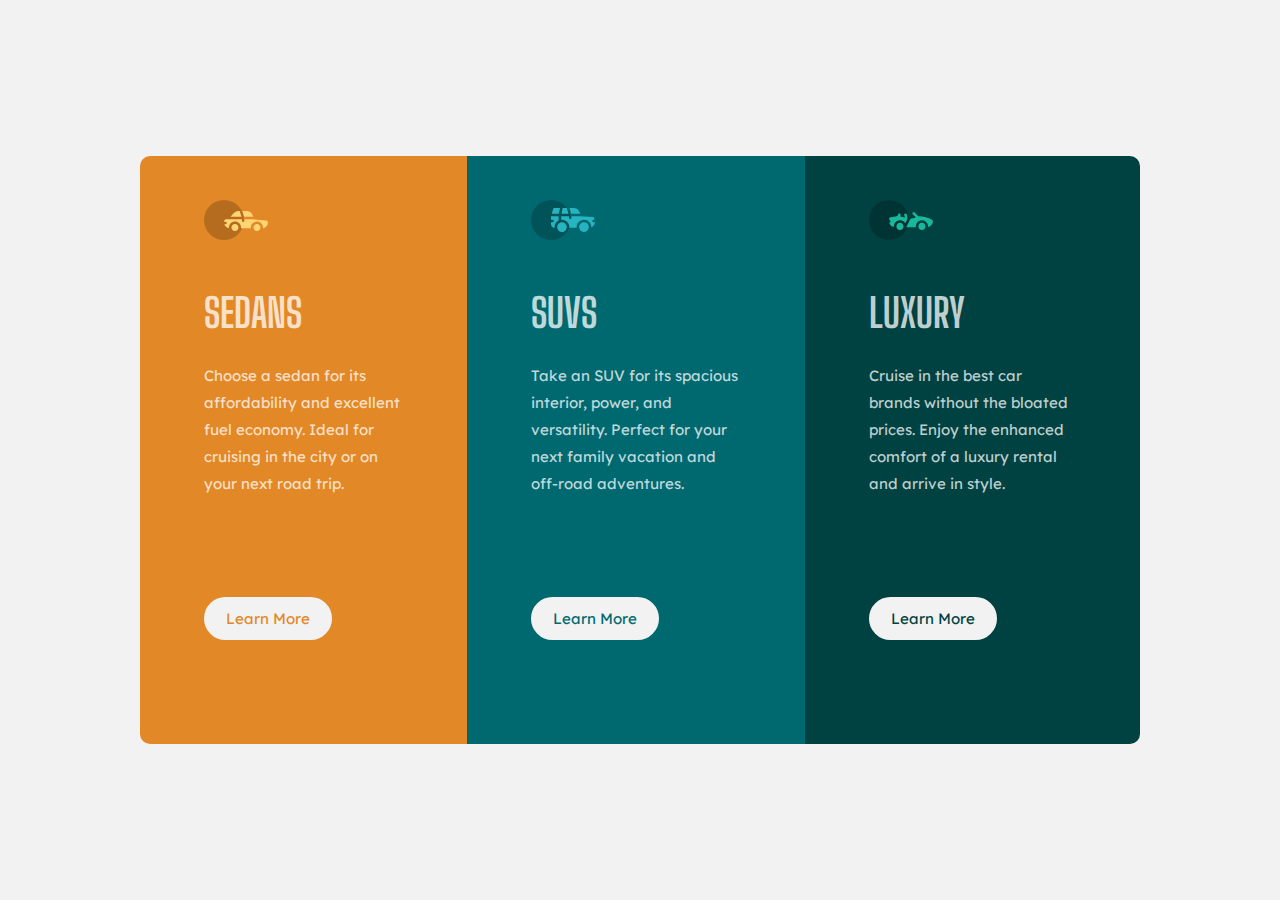
<file: Carta-3-columnas/index.html>
<!DOCTYPE html>
<html lang="en">
<head>
  <meta charset="UTF-8">
  <meta name="viewport" content="width=device-width, initial-scale=1.0">
  <link rel="icon" type="image/png" sizes="32x32" href="./images/favicon-32x32.png">
  
  <title>Art | 3-column preview card component</title>
  <link rel="stylesheet" href="css/main.css">
</head>
<body>
  
  <div class="contenedor">

    <div class="carta1">

      <img src="images/icon-sedans.svg" alt="Sedans">

      <h1>SEDANS</h1>

      <p>
        Choose a sedan for its affordability and excellent fuel economy. Ideal for cruising in the city 
        or on your next road trip.
      </p>

      <button class="btn-1">Learn More</button>
    </div>

    
    <div class="carta2">
      <img src="images/icon-suvs.svg" alt="SUVs">

      <h1>SUVS</h1>

      <p>
        Take an SUV for its spacious interior, power, and versatility. Perfect for your next family vacation 
        and off-road adventures.
      </p>

      <button class="btn-2">Learn More</button>
    </div>

    <div class="carta3">
      <img src="images/icon-luxury.svg" alt="Luxury">
      
      <h1>LUXURY</h1>

      <p>
        Cruise in the best car brands without the bloated prices. Enjoy the enhanced comfort of a luxury 
        rental and arrive in style.  
      </p>

      <button class="btn-3">Learn More</button>
    </div>
  </div>
  
</body>
</html>
</file>
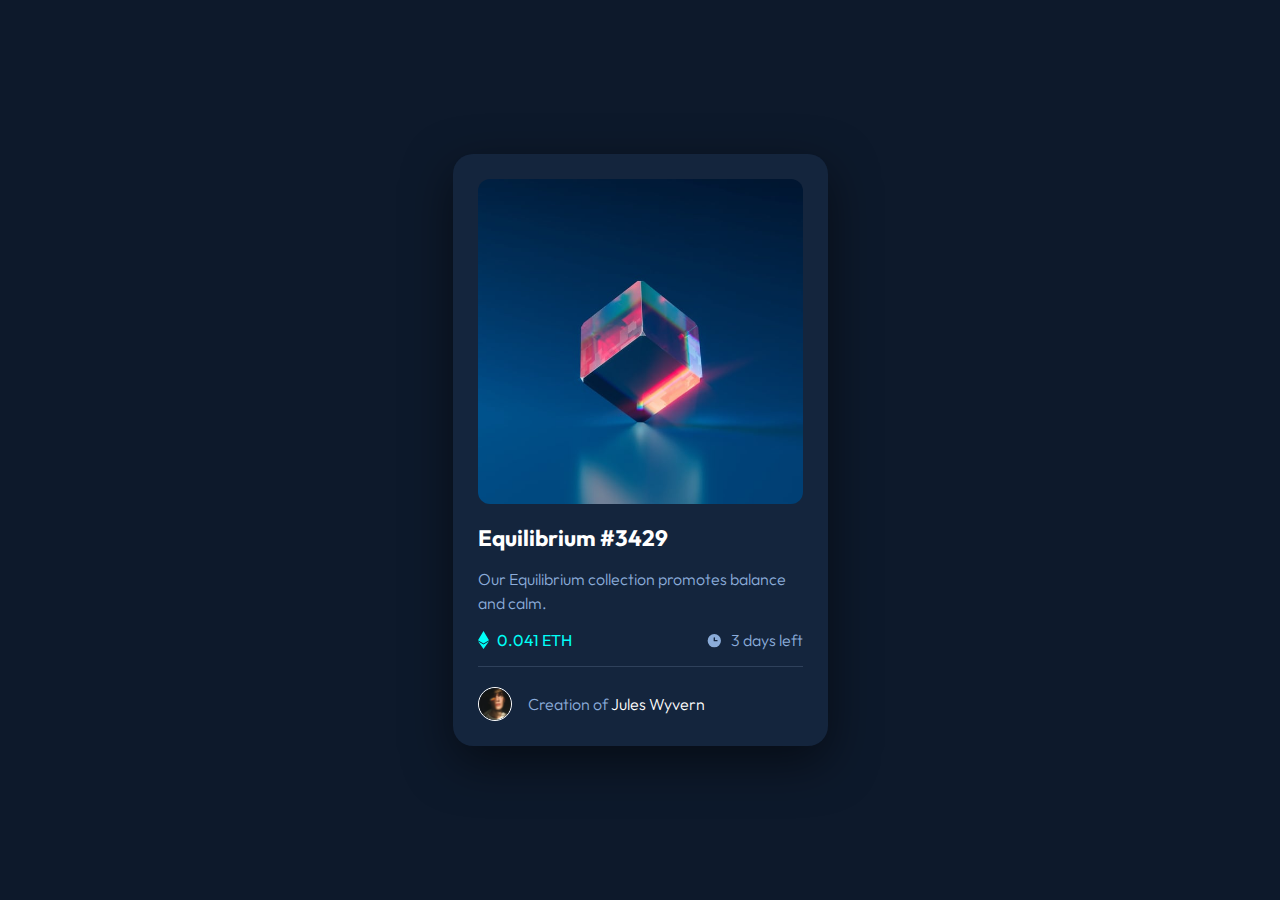
<file: Carta-nft/index.html>
<!DOCTYPE html>
<html lang="en">
<head>
  <meta charset="UTF-8">
  <meta name="viewport" content="width=device-width, initial-scale=1.0"> 
  <link rel="stylesheet" href="css/main.css">
  <link rel="icon" type="image/png" sizes="32x32" href="./images/favicon-32x32.png">
  <title>Frontend Mentor | NFT preview card component</title>
</head>
<body>

  <div class="contenedor">

    <div class="img">
      <img  class="nft" src="images/image-equilibrium.jpg" alt="img">

      <div class="cambio">
        <img src="images/icon-view.svg" alt="img">
      </div>
    </div>

    <div class="contenido">

      <div class="titulo">
        <h1>Equilibrium #3429</h1>
      </div>

      <div class="parrafo">
        <p>Our Equilibrium collection promotes balance and calm.</p>
      </div>

      <div class="datos">

        <div class="moneda">
          <img src="images/icon-ethereum.svg" alt="img">
          <p>0.041 ETH</p>
        </div>
        
        <div class="tiempo">
          <img src="images/icon-clock.svg" alt="img">
          <p>3 days left</p>
        </div>
      </div>
    </div>


    <footer class="footer">
      <img src="images/image-avatar.png" alt="img">
      <p>Creation of <span>Jules Wyvern</span></p>
    </footer>
  </div>
</body>
</html>
</file>
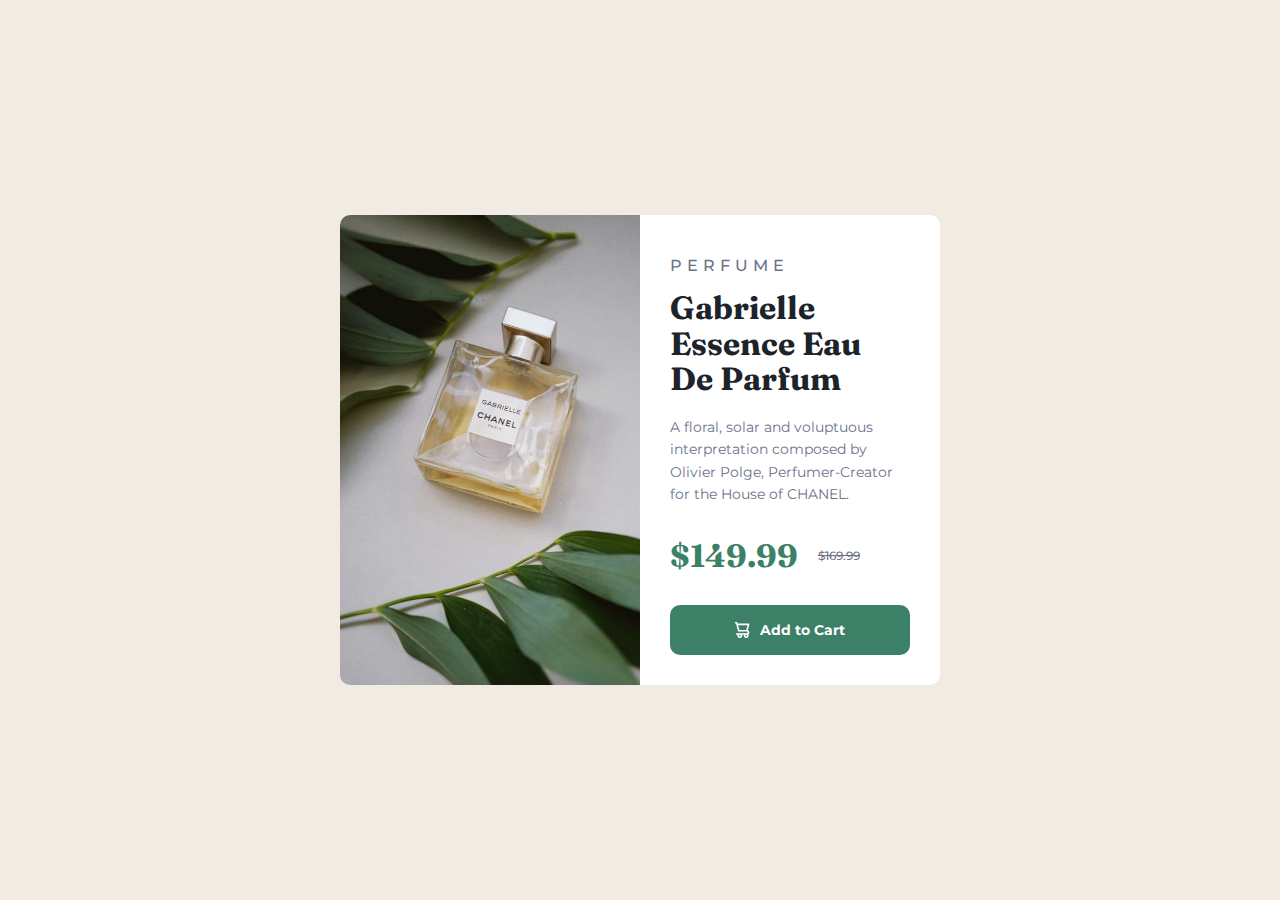
<file: Carta-producto/index.html>
<!DOCTYPE html>
<html lang="en">
<head>
  <meta charset="UTF-8">
  <meta name="viewport" content="width=device-width, initial-scale=1.0"> 
  <link rel="icon" type="image/png" sizes="32x32" href="./images/favicon-32x32.png">
  <link rel="stylesheet" href="css/main.css">
  <title>Art | Product preview card component</title>
</head>
<body>

  <div class="contenedor">

    <div class="imagen">
      <img class="escritorio" src="images/image-product-desktop.jpg" alt="perfume - escritorio">

      <img class="movil" src="images/image-product-mobile.jpg" alt="perfume - movil">
    </div>

    <div class="contenido">
      <h3 class="categoria">Perfume</h3>

      <h1 class="titulo">Gabrielle Essence Eau De Parfum</h1>

      <p class="descripcion">A floral, solar and voluptuous interpretation composed by Olivier Polge, 
      Perfumer-Creator for the House of CHANEL.</p>
      
      <div class="precios">
        <span class="precio">$149.99</span>
        <span class="oferta">$169.99</span>
      </div>
    
      <button class="boton">
        <img src="images/icon-cart.svg" alt="carrito">
        Add to Cart
      </button>
    </div>
  </div>
</body>
</html>
</file>
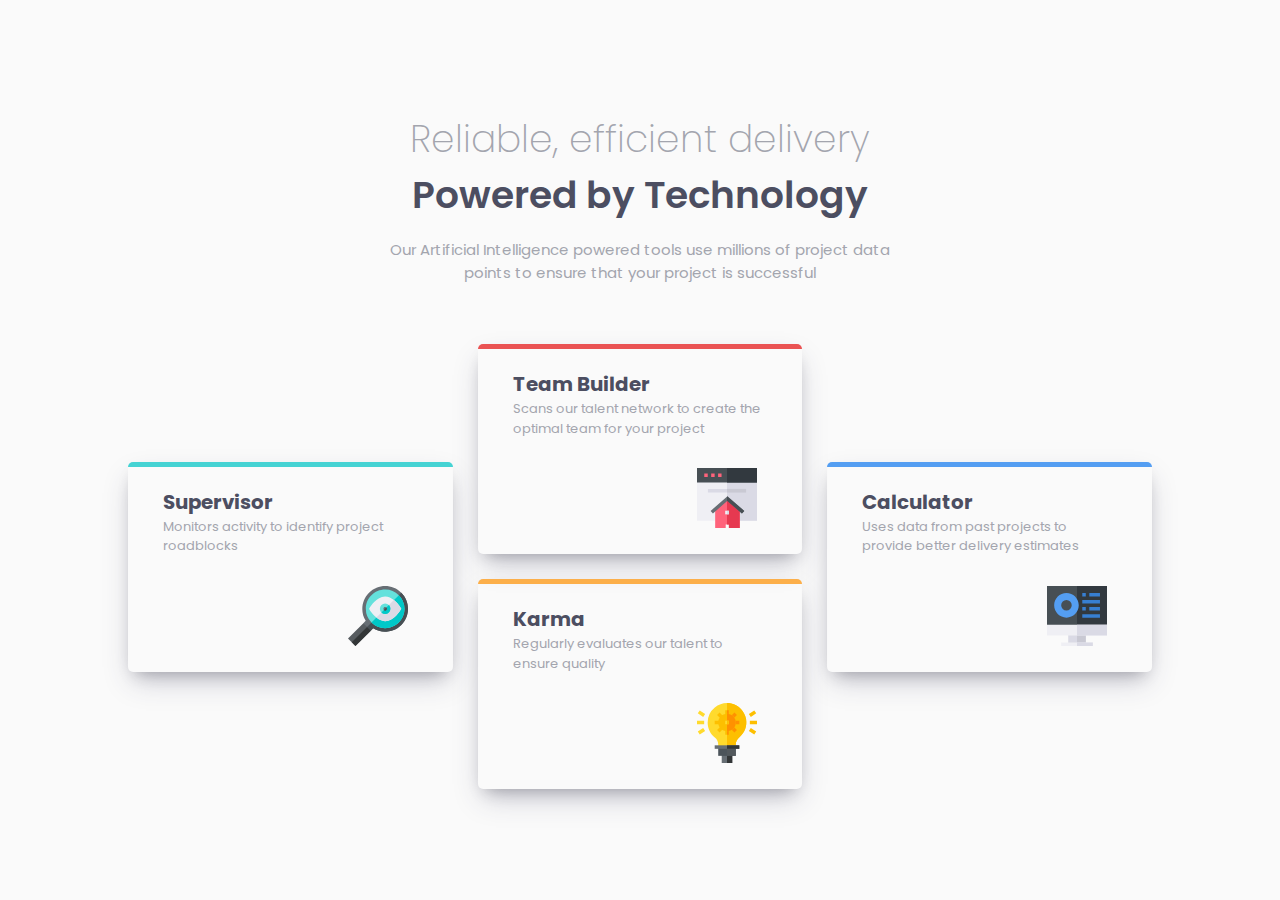
<file: Cuatro-cartas/index.html>
<!DOCTYPE html>
<html lang="en">
<head>
  <meta charset="UTF-8">
  <meta name="viewport" content="width=device-width, initial-scale=1.0">
  <link rel="icon" type="image/png" sizes="32x32" href="./images/favicon-32x32.png">
  <link rel="stylesheet" href="css/main.css">
  <title>Frontend Mentor | Four card feature section</title>
</head>
<body>
  <div class="contenedor">

    <div class="titulo">
      <h2>Reliable, efficient delivery <br> <span>Powered by Technology</span></h2>

      <p>Our Artificial Intelligence powered tools use millions of project data points to ensure that your project is successful<p>
    </div>
    
    <div class="cartas">
      <div class="carta carta_supervisor">
        <div class="titulo_carta">
          <h3>Supervisor</h3>
        </div>
        
        <div class="parrafo_carta">
          <p>Monitors activity to identify project roadblocks</p>
        </div>
  
        <div class="imagen">
          <img src="images/icon-supervisor.svg" alt="supervisor">
        </div>
      </div>
     
      <div class="carta carta_team">
        <div class="titulo_carta">
          <h3>Team Builder</h3>
        </div>
  
        <div class="parrafo_carta">
          <p>Scans our talent network to create the optimal team for your project</p>
        </div>
  
        <div class="imagen">
          <img src="images/icon-team-builder.svg" alt="team-builder">
        </div>
      </div>
      
      <div class="carta carta_karma">
        <div class="titulo_carta">
          <h3>Karma</h3>
        </div>
  
        <div class="parrafo_carta">
          <p>Regularly evaluates our talent to ensure quality</p>
        </div>
  
        <div class="imagen">
          <img src="images/icon-karma.svg" alt="karma">
        </div>
      </div>
   
      <div class="carta carta_calculador">
        <div class="titulo_carta">
          <h3>Calculator</h3>
        </div>
  
        <div class="parrafo_carta">
          <p>Uses data from past projects to provide better delivery estimates</p>
        </div>
  
        <div class="imagen">
          <img src="images/icon-calculator.svg" alt="calculator">
        </div>
      </div>
    </div>
  </div>
</body>
</html>
</file>
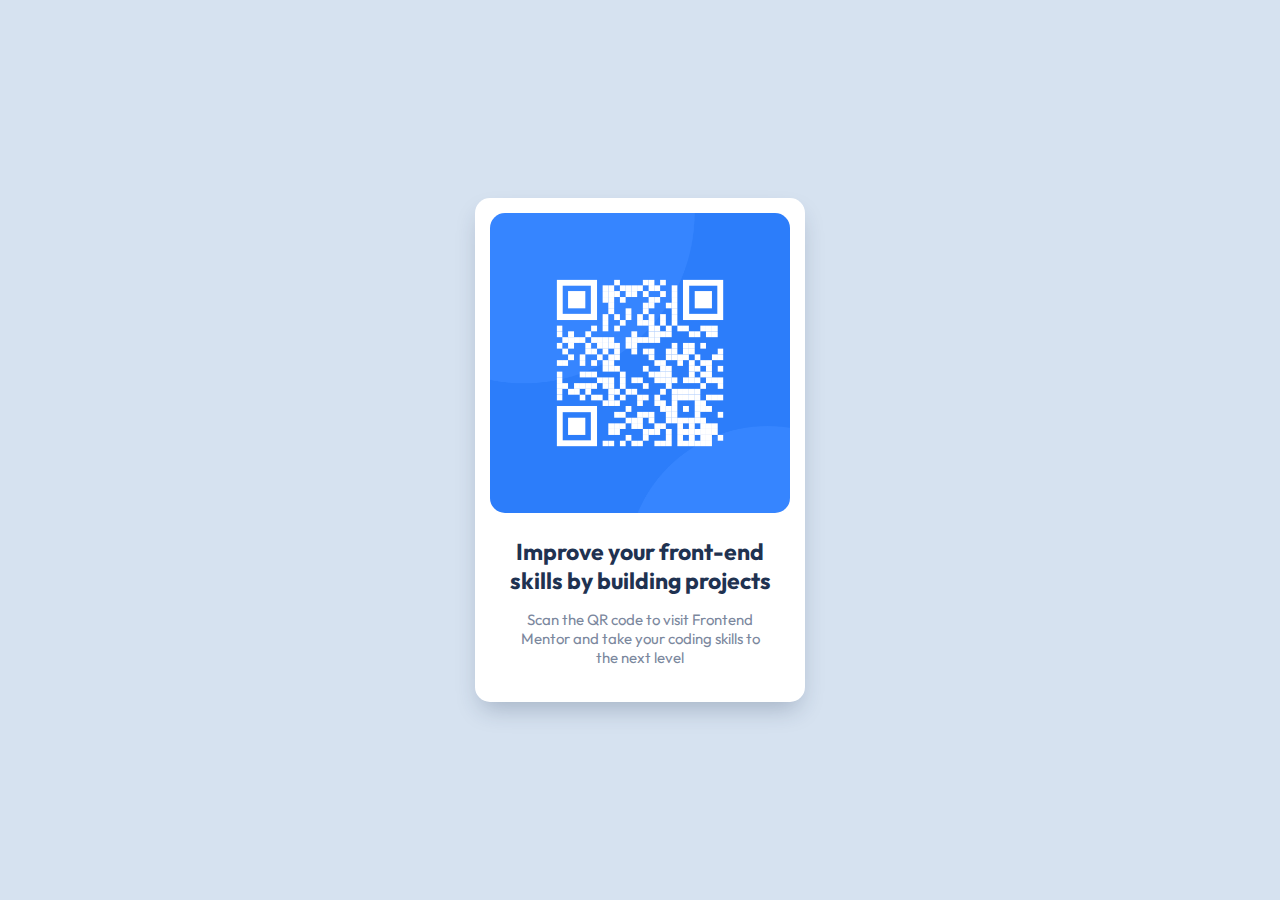
<file: QR-Code/index.html>
<!DOCTYPE html>
<html lang="en">
<head>
  <meta charset="UTF-8">
  <meta name="viewport" content="width=device-width, initial-scale=1.0"> 
  <link rel="icon" type="image/png" sizes="32x32" href="./images/favicon-32x32.png">
  <link rel="stylesheet" href="./css/main.css">
  <title>Art | QR code component</title>
</head>
<body>

  <div class="container">

    <div class="qr">
      <img src="./images/image-qr-code.png" alt="image-qr-code">
    </div>

    <div class="text">
      <h1>Improve your front-end skills by building projects</h1>

      <p>Scan the QR code to visit Frontend Mentor and take your coding skills to the next level</p>
    </div>

  </div>
</body>
</html>
</file>
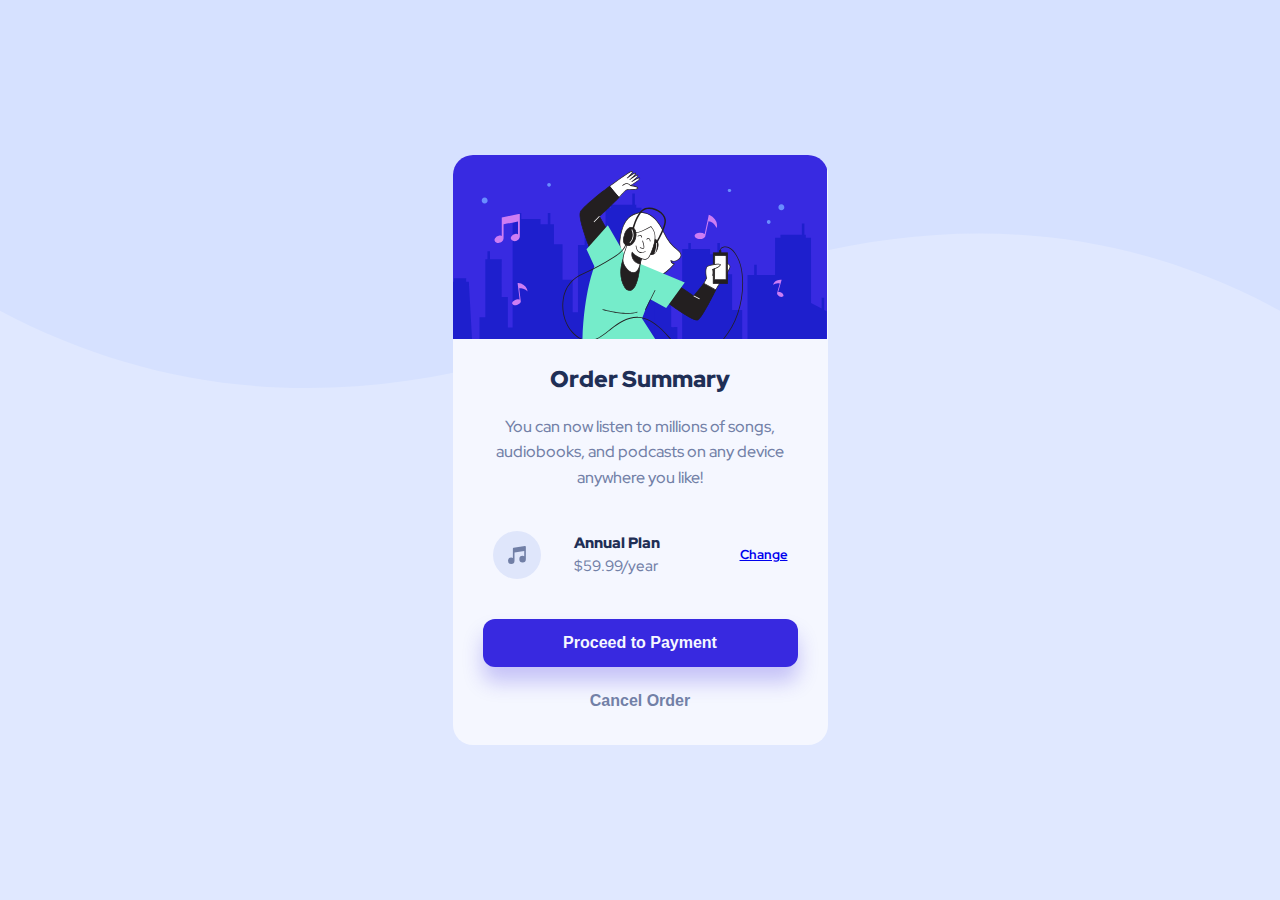
<file: Resumen-orden/index.html>
<!DOCTYPE html>
<html lang="en">
<head>
  <meta charset="UTF-8">
  <meta name="viewport" content="width=device-width, initial-scale=1.0"> 
  <link rel="icon" type="image/png" sizes="32x32" href="./images/favicon-32x32.png">
  <link rel="stylesheet" href="css/main.css">
  <title>Frontend Mentor | Order summary card</title>
</head>
<body>

  <div class="contenedor">
    
    <div class="img">
      <img src="images/illustration-hero.svg" alt="illustration-hero">
    </div>

    <div class="contenido">

      <h1>Order Summary</h1>

      <p class="parrafo">You can now listen to millions of songs, audiobooks, and podcasts on any device anywhere you like!</p>

      <div class="contenedor_plan">
        
        <div class="nota_musical">
          <img src="images/icon-music.svg" alt="icon-music">
        </div>

        <div class="plan">
          <p class="plan_anual">Annual Plan</p>
          <p class="plan_costo">$59.99/year</p>
        </div>

        <div class="enlace">
          <a href="http://" target="_blank" rel="noopener noreferrer">Change</a> 
        </div>

      </div>

      <button class="pagar">Proceed to Payment</button>
      <button class="cancelar">Cancel Order</button> 
    </div>
  </div>
</body>
</html>
</file>
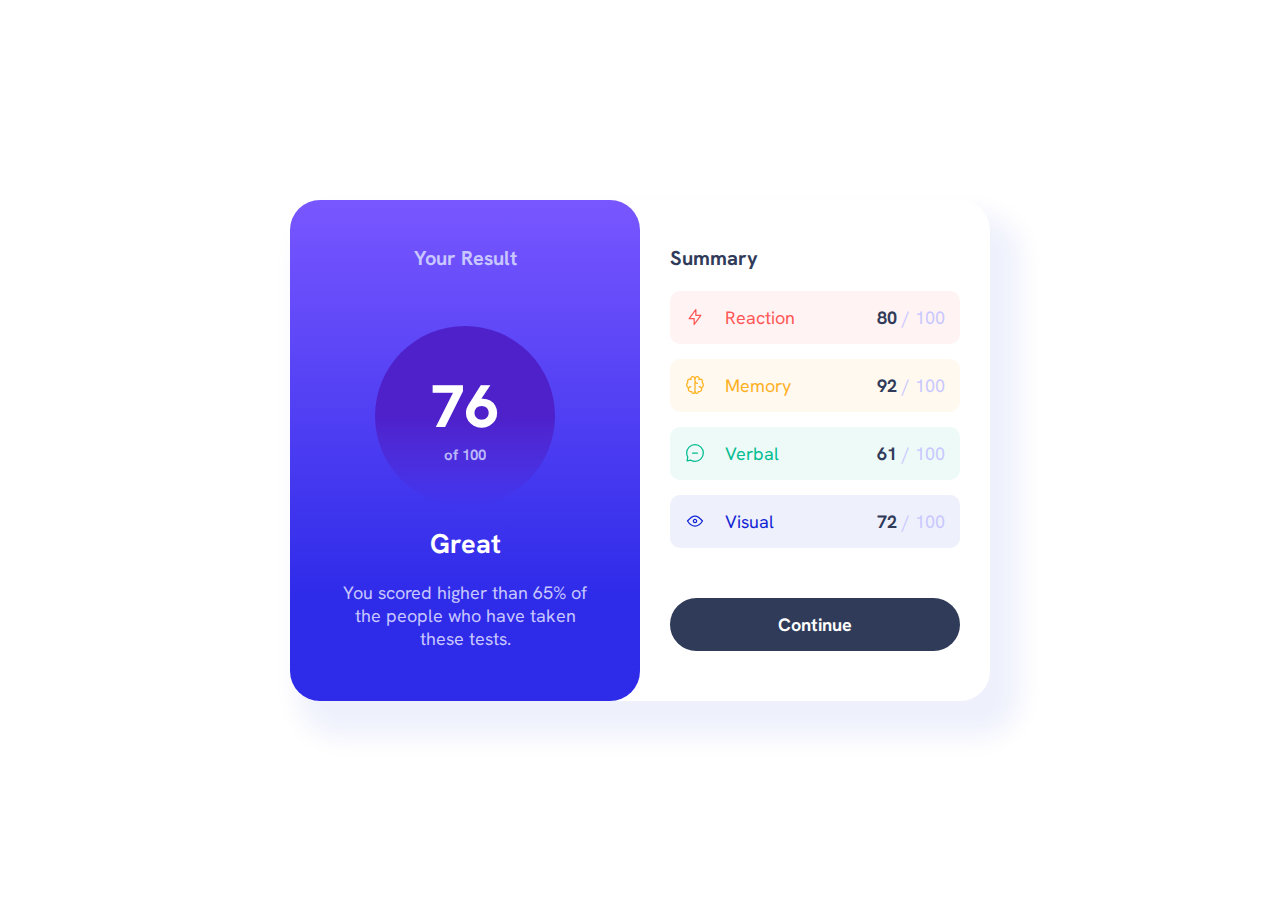
<file: Resumen-resultados/index.html>
<!DOCTYPE html>
<html lang="en">
<head>
  <meta charset="UTF-8">
  <meta name="viewport" content="width=device-width, initial-scale=1.0">
  <link rel="icon" type="image/png" sizes="32x32" href="./assets/images/favicon-32x32.png">
  <title>Art | Results summary component</title>
  <link rel="stylesheet" href="css/main.css">
</head>
<body>

  <div class="contenedor">

    <div class="carta_azul">
      <h3 class="titulo resultado">Your Result</h3>
      
      <div class="esfera">
        <h2 class="numero">76</h2>
        <span class="span">of 100</span>
      </div>
      
  
      <h2 class="great">Great</h2>
      <p class="texto">You scored higher than 65% of the people who have taken these tests.</p>
    </div>
    
    <div class="carta_blanca">

      <h3 class="titulo summary">Summary</h3>
  
      <div class="categoria rojo">
        <div class="izquierda">
          <img src="./assets/images/icon-reaction.svg" alt="Reaction">
          Reaction
        </div>

        <div class="derecha">
          <span class="negrita">80</span> / 100
        </div>
      </div>
      
      <div class="categoria amarillo">
        <div class="izquierda">
          <img src="./assets/images/icon-memory.svg" alt="Memory">
          Memory
        </div>

        <div class="derecha">
          <span class="negrita">92</span> / 100
        </div>
      </div>
      
      <div class="categoria verde">
        <div class="izquierda">
          <img src="./assets/images/icon-verbal.svg" alt="Verbal">
          Verbal
        </div>

        <div class="derecha">
          <span class="negrita">61</span> / 100
        </div>
      </div>
      
      <div class="categoria azul">
        <div class="izquierda">
          <img src="./assets/images/icon-visual.svg" alt="Visual">
          Visual
        </div>

        <div class="derecha">
          <span class="negrita">72</span> / 100
        </div>
      </div>
  
      <button class="btn">Continue</button>

    </div>
  </div>
</body>
</html>
</file>
<file: Carta-3-columnas/css/main.css>
@import url("https://fonts.googleapis.com/css2?family=Big+Shoulders+Display:wght@700&family=Lexend+Deca&display=swap");


:root {
  --font_700: "Big Shoulders Display", sans-serif;
  --font_400: "Lexend Deca", sans-serif;
  --naranja: hsl(31, 77%, 52%);
  --cyan_claro: hsl(184, 100%, 22%);
  --cyan_oscuro: hsl(179, 100%, 13%);
  --blanco: hsla(0, 0%, 100%, 0.75);
  --gris: hsl(0, 0%, 95%);
}

body {
  background-color: var(--gris);
  display: flex;
  justify-content: center;
  align-items: center;
  min-height: 100vh;
  margin: 0;
  padding: 0;
}

.contenedor {
  display: flex;
  justify-content: center;
  align-items: center;
  max-width: 1000px;
  margin: 20px 0;
}

.carta1 {
  background-color: var(--naranja);
  border-radius: 10px 0 0 10px;
  color: var(--blanco);
  padding: 24px;
  height: 100%;
}

.carta1 h1 {
  font-family: var(--font_700);
  font-size: 40px;
  margin: 25px 40px;
}

.carta1 p {
  font-family: var(--font_400);
  font-size: 15px;
  color: var(--blanco);
  margin: 20px 40px;
  text-align: left;
  line-height: 1.8;
}

.carta2 {
  background-color: var(--cyan_claro);
  color: var(--blanco);
  padding: 24px;
  height: 100%;
}

.carta2 h1 {
  font-family: var(--font_700);
  font-size: 40px;
  margin: 25px 40px;
}

.carta2 p {
  font-family: var(--font_400);
  font-size: 15px;
  color: var(--blanco);
  margin: 20px 40px;
  text-align: left;
  line-height: 1.8;
}

.carta3 {
  background-color: var(--cyan_oscuro);
  border-radius: 0 10px 10px 0;
  color: var(--blanco);
  padding: 24px;
  height: 100%;
}

.carta3 h1 {
  font-family: var(--font_700);
  font-size: 40px;
  margin: 25px 40px;
}

.carta3 p {
  font-family: var(--font_400);
  font-size: 15px;
  color: var(--blanco);
  margin: 20px 40px;
  text-align: left;
  line-height: 1.8;
}

button {
  background-color: var(--gris);
  border: 2px solid var(--gris);
  border-radius: 30px;
  font-family: var(--font_400);
  font-size: 15px;
  padding: 10px 20px;
  margin: 80px 40px;
}

button:hover {
  background-color: transparent;
  border: 2px solid var(--gris);
  color: var(--gris);
}

.btn-1 {
  color: var(--naranja);
}

.btn-2 {
  color: var(--cyan_claro);
}

.btn-3 {
  color: var(--cyan_oscuro);
}

img {
  margin: 20px 40px;
  max-width: 100%;
}

@media (max-width: 768px) {
  .contenedor {
    flex-direction: column;
    margin: 70px 30px;
  }
  .carta1 {
    border-radius: 10px 10px 0 0;
    padding: 24px;
    padding-bottom: 50px;
  }
  .carta1 h1, .carta2 h1, .carta3 h1 {
    margin: 10px 20px 25px;
  }
  .carta1 p, .carta2 p, .carta3 p {
    margin: 0 20px;
  }
  .btn-1, .btn-2, .btn-3 {
    margin:  25px 20px 0;
  }
  .carta2 {
    padding: 24px;
    padding-bottom: 50px;
  }
  .carta3 {
    border-radius: 0 0 10px 10px;
    padding: 24px;
    padding-bottom: 50px;
  }
  img {
    margin: 20px 20px;
    max-width: 100%;
  }
}
</file>
<file: Carta-nft/css/main.css>
@import url("https://fonts.googleapis.com/css2?family=Outfit:wght@300;400;600&display=swap");

:root {
  --font-family: "Outfit", sans-serif;
  --soft-blue: hsl(215, 51%, 70%);
  --cyan: hsl(178, 100%, 50%);
  --very-dark-blue-main-bg: hsl(217, 54%, 11%);
  --very-dark-blue-card-bg: hsl(216, 50%, 16%);
  --very-dark-blue-line: hsl(215, 32%, 27%);
  --white: hsl(0, 0%, 100%);
}

html {
  box-sizing: border-box;
}

*,
*::before,
*::after {
  box-sizing: inherit;
}

body {
  margin: 0;
  padding: 0;
  min-height: 100vh;
  display: flex;
  flex-direction: column;
  justify-content: center;
  align-items: center;
  font-size: 18px;
  font-family: var(--font-family);
  background-color: var(--very-dark-blue-main-bg);
}

h1,h2,h3,h4,h5,h6,p {
  margin: 0;
}

img {
  max-width: 100%;
}

.contenedor {
  background-color: var(--very-dark-blue-card-bg);
  padding: 25px;
  border-radius: 20px;
  width: min(90%, 375px);
  box-shadow: 0 1rem 3rem rgba(0, 0, 0, 0.5);
}

.img {
  border-radius: 12px;
  overflow: hidden;
  position: relative;
  max-height: 325px;
}

.img .nft {
  width: 100%;
  height: 100%;
  object-fit: cover;
}

.cambio {
  position: absolute;
  z-index: 10;
  top: 0;
  left: 0;
  width: 100%;
  height: 100%;
  display: flex;
  justify-content: center;
  align-items: center;
  background-color: hsla(178, 100%, 50%, 0.5);
  opacity: 0;
  transition: opacity 0.5s ease-in-out;
}

.img:hover {
  cursor: pointer;
  transition: opacity 0.5s ease-in-out;
}

.img:hover .cambio {
  opacity: 1;
}

.contenido {
  border-bottom: 1px solid var(--very-dark-blue-line);
}

.titulo {
  color: var(--white);
  font-size: 11.2px;
  margin-top: 20px;
  transition: color 0.5s ease-in-out;
}

.titulo:hover {
  color: var(--cyan);
  cursor: pointer;
  transition: color 0.5s ease-in-out;
}

.parrafo {
  color: var(--soft-blue);
  font-size: 16px;
  font-weight: 300;
  line-height: 1.5;
  margin: 15px 0;
}

.datos {
  display: flex;
  justify-content: space-between;
  align-items: center;
  margin-bottom: 16px;
  font-size: 16px;
}

.moneda {
  display: flex;
  align-items: center;
  gap: 8px;
  color: var(--cyan);
  font-weight: 400;
}

.tiempo {
  display: flex;
  align-items: center;
  gap: 8px;
  color: var(--soft-blue);
  font-weight: 300;
}

.footer {
  display: flex;
  align-items: center;
  gap: 16px;
  margin-top: 20px;
}

.footer img {
  border: 1px solid white;
  border-radius: 50%;
  width: 34px;
}

.footer p {
  color: var(--soft-blue);
  font-weight: 300;
  font-size: 16px;
}

.footer p span {
  color: var(--white);
  transition: color 0.3s ease-in-out;
}

.footer p span:hover {
  color: var(--cyan);
  cursor: pointer;
  transition: color 0.3s ease-in-out;
}
</file>
<file: Carta-producto/css/main.css>
@import url('https://fonts.googleapis.com/css2?family=Fraunces:opsz,wght@9..144,700&family=Montserrat:wght@500;700&display=swap');

:root {
  --verde_oscuro: hsl(158, 36%, 37%);
  --verde_hover: hsl(158, 36%, 25%);
  --crema: hsl(30, 38%, 92%);
  --azul_oscuro: hsl(212, 21%, 14%);
  --azul_claro: hsl(228, 12%, 48%);
  --blanco: hsl(0, 0%, 100%);
  --monzserrat: 'Montserrat', sans-serif;
  --fraunces: 'Fraunces', serif;
}

html {
  box-sizing: border-box;
}

*,
*::before,
*::after {
  box-sizing: inherit;
}

body {
  margin: 0;
  padding: 0;
  min-height: 100vh;
  font-size: 18px;
  display: flex;
  justify-content: center;
  align-items: center;
  background-color: var(--crema);
  font-size: 14px;
}

.contenedor {
  background-color: var(--blanco);
  border-radius: 10px;
  margin: 0 auto;
  width: min(92%, 600px);
}

.imagen {
  display: flex;
}

.imagen img {
  width: 100%;
  border-radius: 10px 10px 0 0;
}

.imagen img.escritorio {
  display: none;
}

.contenido {
  margin: 0 20px;
}

.categoria {
  text-transform: uppercase;
  letter-spacing: 5px;
  color: var(--azul_claro);
  font-family: var(--monzserrat);
  font-weight: 500;
  margin-top: 30px;
  margin-bottom: 0;
}

.titulo {
  font-family: var(--fraunces);
  font-weight: 700;
  font-size: 32px;
  color: var(--azul_oscuro);
  margin-top: 15px;
  line-height: 1.1;
  margin-bottom: 0;
}

.descripcion {
  color: var(--azul_claro);
  font-family: var(--monzserrat);
  margin-top: 20px;
  line-height: 1.6;
  padding-right: 10px;
  margin-bottom: 20px;
}

.precios {
  display: flex;
  margin-top: 30px;
  gap: 20px;
  align-items: center;
}

.precio {
  font-family: var(--fraunces);
  font-weight: 700;
  font-size: 32px;
  color: var(--verde_oscuro);
}

.oferta {
  font-family: var(--monzserrat);
  font-weight: 500;
  font-size: 12px;
  color: var(--azul_claro);
  text-decoration: line-through;
}

.boton {
  background-color: var(--verde_oscuro);
  color: var(--blanco);
  font-family: var(--monzserrat);
  font-weight: 700;
  font-size: 14px;
  width: 100%;
  height: 50px;
  border: none;
  border-radius: 10px;
  cursor: pointer;
  margin-top: 20px;
  display: flex;
  align-items: center;
  justify-content: center;
  gap: 10px;
  margin-bottom: 30px;
}

.boton:hover {
  background-color: var(--verde_hover);
}

@media screen and (min-width: 768px) {
  
  .contenedor {
    display: grid;
    grid-template-columns: 1fr 1fr;
    border-radius: 10px;
    margin: 10px auto;
  }

  .imagen img {
    border-radius: 10px 0 0 10px;
  }

  .imagen img.movil {
    display: none;
  }

  .imagen img.escritorio {
    display: block;
    border-radius: none;
  }

  .contenido {
    margin: 10px 30px;
  }

  .boton {
    margin: 30px 0 20px;
  }
}
</file>
<file: Cuatro-cartas/css/main.css>
@import url("https://fonts.googleapis.com/css2?family=Poppins:wght@200;400;600&display=swap");

:root {
  --red: hsl(0, 78%, 62%);
  --cyan: hsl(180, 62%, 55%);
  --orange: hsl(34, 97%, 64%);
  --blue: hsl(212, 86%, 64%);
  --very-dark-blue: hsl(234, 12%, 34%);
  --grayish-blue: hsl(229, 6%, 66%);
  --very-light-gray: hsl(0, 0%, 98%);
  --font: "Poppins", sans-serif;
  --font-200: 200;
  --font-400: 400;
  --font-600: 600;
}

html {
  box-sizing: border-box;
}

*,
*::before,
*::after {
  box-sizing: inherit;
}

body {
  margin: 0;
  padding: 0;
  min-height: 100vh;
  display: flex;
  justify-content: center;
  align-items: center;
  font-size: 15px;
  font-family: var(--font);
  background-color: var(--very-light-gray);
}

h1,
h2,
h3,
h4,
h5,
h6,
p {
  margin: 0;
  padding: 0;
}

img {
  max-width: 100%;
}

.contenedor {
  width: min(85%, 1024px);
  margin: 80px auto;
}

.titulo {
  text-align: center;
  color: var(--grayish-blue);
}

.titulo h2 {
  font-weight: var(--font-200);
  margin-bottom: 15px;
  line-height: 1.5;
  font-size: clamp(1.5em, 5vw, 2.5em);
}

.titulo span {
  color: var(--very-dark-blue);
  font-weight: var(--font-600);
}

@media screen and (min-width: 768px) {
  .titulo p {
    width: 50%;
    margin: 0 auto;
  }
}

.cartas {
  display: grid;
  grid-template-rows: repeat(4, 1fr);
  gap: 25px;
  margin: 60px 0 0;
}

@media screen and (min-width: 768px) {
  .cartas {
    grid-template-columns: repeat(3, 1fr);
    grid-template-rows: repeat(2, 1fr);
  }
}

.carta {
  width: 100%;
  box-shadow: rgba(50, 50, 93, 0.25) 0px 13px 27px -5px, rgba(0, 0, 0, 0.3) 0px 8px 16px -8px;
  border-radius: 5px;
  padding: 20px 35px;
}

.carta .titulo_carta {
  color: var(--very-dark-blue);
  font-weight: var(--font-600);
  font-size: 17px;
}

.carta .parrafo_carta {
  color: var(--grayish-blue);
  font-weight: var(--font-400);
  line-height: 1.5;
  font-size: 13px;
}

.carta .imagen {
  text-align: right;
  margin: 30px 10px 0; 
}

.carta .imagen img {
  width: 60px;
}

.carta.carta_supervisor {
  border-top: 5px solid var(--cyan);
}

@media screen and (min-width: 768px) {
  .carta.carta_supervisor {
    grid-row: 1 / 3;
    grid-column: 1 / 2;
    align-self: center;
  }

  .carta.carta_calculador {
    grid-row: 1 / 3;
    grid-column: 3 / 4;
    align-self: center;
  }
}

.carta.carta_team {
  border-top: 5px solid var(--red);
}

.carta.carta_karma {
  border-top: 5px solid var(--orange);
}

.carta.carta_calculador {
  border-top: 5px solid var(--blue);
}
</file>
<file: QR-Code/css/main.css>
@import url('https://fonts.googleapis.com/css2?family=Outfit:wght@400;700&display=swap');

.attribution { font-size: 11px; text-align: center; }
.attribution a { color: hsl(228, 45%, 44%); }

body {
  background-color: hsl(212, 45%, 89%);
  display: flex;
  justify-content: center;
  align-items: center;
  flex-direction: column;
  min-height: 100vh;
  font-family: 'Outfit', sans-serif;
  margin: 0;
  padding: 0;
}

.container {
  display: flex;
  flex-direction: column;
  justify-content: center;
  align-items: center;
  background-color: hsl(0, 0%, 100%);
  padding: 15px;
  border-radius: 15px;
  width: 300px;
  max-width: 300px;
  box-shadow: 0px 12px 25px -6px hsla(217, 45%, 22%, 0.28);
}

.qr img {
  max-width: 100%;  
  border-radius: 15px;
}

.text h1 {
  text-align: center;
  font-size: 23px;
  color: hsl(218, 44%, 22%);
}

.text p {
  text-align: center;
  font-size: 15px;
  padding: 0 15px;
  color: hsl(220, 15%, 55%);
}

.text {
  margin: 5px 10px;
}
</file>
<file: Resumen-orden/css/main.css>
@import url('https://fonts.googleapis.com/css2?family=Red+Hat+Display:wght@500;700;900&display=swap');

:root {
  --pale-blue: hsl(225, 100%, 94%);
  --bright-blue: hsl(245, 75%, 52%);
  --very-pale-blue: hsl(225, 100%, 98%);
  --desaturated-blue: hsl(224, 23%, 55%);
  --dark-blue: hsl(223, 47%, 23%);
  --fuente: 'Red Hat Display', sans-serif;
}

html {
  box-sizing: border-box;
}

*,
*::before,
*::after {
  box-sizing: inherit;
}

body {
  margin: 0;
  padding: 0;
  min-height: 100vh;
  height: 100vh;
  display: flex;
  justify-content: center;
  align-items: center;
  font-size: 16px;
  font-family: var(--fuente);
  background-image: url('../images/pattern-background-mobile.svg');
  background-repeat: no-repeat;
  background-size: contain;
  background-color: var(--pale-blue);
}

@media (min-width: 600px) {
  body {
    background-image: url('../images/pattern-background-desktop.svg');
    background-repeat: no-repeat;

  }
}

h1,
h2,
h3,
h4,
h5,
h6,
p {
  margin: 0;
  padding: 0;
}

img {
  max-width: 100%;
}

.contenedor {
  width: min(90%, 375px);
  margin: 0 auto;
  display: grid;
  grid-template-rows: auto auto;
  border-radius: 20px;
  background-color: var(--very-pale-blue);
  overflow: hidden;
}

.img {
  background-color: var(--very-pale-blue);
  border-radius: 15px 15px 0 0;
}

.contenido {
  padding: 20px 30px;
}

h1 {
  color: var(--dark-blue);
  font-size: 23px;
  font-weight: 900;
  text-align: center;
}

.parrafo {
  color: var(--desaturated-blue);
  font-weight: 500;
  text-align: center;
  line-height: 1.6;
  margin: 20px 0 40px;
}

.contenedor_plan {
  display: flex;
  justify-content: space-between;
  align-items: center;
  padding: 0 10px;
}

.nota_musical {
  display: flex;
  justify-content: center;
  align-items: center;
}

.nota_musical img {
  width: 100%;
}

.plan{
  width: 45%;
  display: flex;
  flex-direction: column;
  gap: 3px;
}

.plan_anual {
  color: var(--dark-blue);
  font-weight: 900;
  font-size: 15px;
}

.plan_costo {
  color: var(--desaturated-blue);
  font-weight: 500;
  font-size: 15px;
}

.enlace {
  color: var(--bright-blue);
  font-weight: 700;
  text-decoration: none;
  text-align: center;
  font-size: 13px;
  display: flex;
  justify-content: center;
  align-items: center;
}

.enlace:hover a {
  opacity: 0.8;
  text-decoration: none;
}

button {
  display: block;
}

.pagar {
  background-color: var(--bright-blue);
  color: var(--very-pale-blue);
  border: none;
  border-radius: 12px;
  padding: 15px 0;
  margin: 40px 0 10px;
  width: 100%;
  font-weight: 700;
  font-size: 16px;
  cursor: pointer;
  box-shadow: 0 15px 20px 0 hsla(245, 75%, 52%, .25);
}

.pagar:hover {
  opacity: 0.8;
}

.cancelar {
  color: var(--desaturated-blue);
  font-weight: 700;
  width: 100%;
  text-align: center;
  font-size: 16px;
  cursor: pointer;
  background-color: transparent;
  border: none;
  padding: 15px 0;
}

.cancelar:hover {
  color: var(--dark-blue);
}
</file>
<file: Resumen-resultados/css/main.css>
@import url('https://fonts.googleapis.com/css2?family=Hanken+Grotesk:wght@500;700;800&display=swap');

:root {
  --font-family: 'Hanken Grotesk', sans-serif;
  --rojo_claro: hsl(0, 100%, 67%);
  --rojo_claro_fondo: hsla(0, 100%, 67%, 0.07);
  --amarillo: hsl(39, 100%, 56%);
  --amarillo_fondo: hsla(39, 100%, 56%, 0.07);
  --verde: hsl(166, 100%, 37%);
  --verde_fondo: hsla(166, 100%, 37%, 0.07);
  --cobalto: hsl(234, 85%, 45%);
  --cobalto_fondo: hsla(234, 85%, 45%, 0.07);
  --azul_pizarra: hsl(252, 100%, 67%);
  --azul_rey: hsl(241, 81%, 54%);
  --esfera_sup: hsla(256, 72%, 46%, 1);
  --esfera_inf: hsla(241, 72%, 46%, 0);
  --blanco: hsl(0, 0%, 100%);
  --azul_palido: hsl(221, 100%, 96%);
  --lavanda: hsl(241, 100%, 89%);
  --gris: hsl(224, 30%, 27%);
}

html {
  box-sizing: border-box;
}

*,
*::before,
*::after {
  box-sizing: inherit;
}

body {
  margin: 0;
  padding: 0;
  min-height: 100vh;
  font-family: var(--font-family);
  font-size: 18px;
  background-color: var(--blanco);
}

@media screen and (min-width: 768px) {
  body {
    display: flex;
    justify-content: center;
    align-items: center;
  }
}

button {
  font-family: inherit;
  font-size: 18px;
}

.contenedor {
  display: flex;
  flex-direction: column;
}

@media screen and (min-width: 768px) {
  .contenedor {
    display: grid;
    grid-template-columns: repeat(2, 1fr);
    width: min(700px, 90%);
    box-shadow: 19px 25px 27px 10px var(--cobalto_fondo);
    border-radius: 30px;
  }
}

.titulo {
  font-size: 20px;
}

.carta_azul {
  background: linear-gradient(  
    180deg, 
    var(--azul_pizarra) 0%, 
    var(--azul_rey) 80%
  );
  border-radius: 0px 0px 30px 30px;
  text-align: center;
  padding: 0 20px 35px; 
}

@media screen and (min-width: 768px) {
  .carta_azul {
    border-radius: 30px;
    display: flex;
    flex-direction: column;
    align-items: center;
    justify-content: center;
    padding: 25px 50px 50px;
  }
}

.resultado {
  color: var(--lavanda);
}

@media screen and (min-width: 768px) {
  .resultado {
    margin-bottom: 55px;
  }
}

.esfera {
  display: flex;
  flex-direction: column;
  align-items: center;
  justify-content: center;
  border-radius: 50%;
  background: linear-gradient(
    var(--esfera_sup) 50%, 
    var(--esfera_inf) 100%
  );
  height: 140px;
  width: 140px;
  margin: 0 auto;
}

@media screen and (min-width: 768px) {
  .esfera {
    height: 180px;
    width: 180px;
  }
}

.esfera .numero{
  font-size: 60px;
  font-weight: 800;
  color: var(--blanco);
  margin: 0;
  padding: 0;
}

.esfera .span {
  font-size: 15px;
  color: var(--lavanda);
  margin: 0;
  padding: 0;
  font-weight: 700;
  opacity: 0.9;
}

.great {
  color: var(--blanco);
  margin-bottom: 10px;
}

@media screen and (min-width: 768px) {
  .great {
    margin: 20px 0;
  }
  
}

.texto {
  color: var(--lavanda);
  margin: 0;
  padding: 0;
}

.carta_blanca {
  margin: 0 30px 30px;
}

@media screen and (min-width: 768px) {
  .carta_blanca {
    display: flex;
    flex-direction: column;
    justify-content: center;
    padding: 25px 0 20px;
    border-radius: 30px;
  }
}

.titulo.summary {
  color: var(--gris);
}

.categoria {
  display: flex;
  align-items: center;
  justify-content: space-between;
  margin-bottom: 15px;
  border-radius: 10px;
  padding: 15px;
}

@media screen and (min-width: 768px) {
  .categoria:last-of-type {
    margin-bottom: 50px;
  } 
}

.categoria .derecha {
  color: var(--lavanda);
}

.categoria .izquierda {
  display: flex;
  align-items: center;
  gap: 20px;
}

.categoria .negrita {
  font-weight: 700;
  color: var(--gris);
}

.categoria.rojo {
  background-color: var(--rojo_claro_fondo);
}

.categoria.rojo .izquierda {
  color: var(--rojo_claro);
}

.categoria.amarillo {
  background-color: var(--amarillo_fondo);
}

.categoria.amarillo .izquierda {
  color: var(--amarillo);
}

.categoria.verde {
  background-color: var(--verde_fondo);
}

.categoria.verde .izquierda {
  color: var(--verde);
}

.categoria.azul {
  background-color: var(--cobalto_fondo);
}

.categoria.azul .izquierda {
  color: var(--cobalto);
}

.btn {
  background-color: var(--gris);
  color: var(--blanco);
  display: block;
  width: 100%;
  border-radius: 30px;
  padding: 15px;
  border: none;
  font-weight: 700;
}

.btn:hover {
  cursor: pointer;
  background: linear-gradient(  
    180deg, 
    var(--azul_pizarra) 0%, 
    var(--azul_rey) 80%
  );
}
</file>
